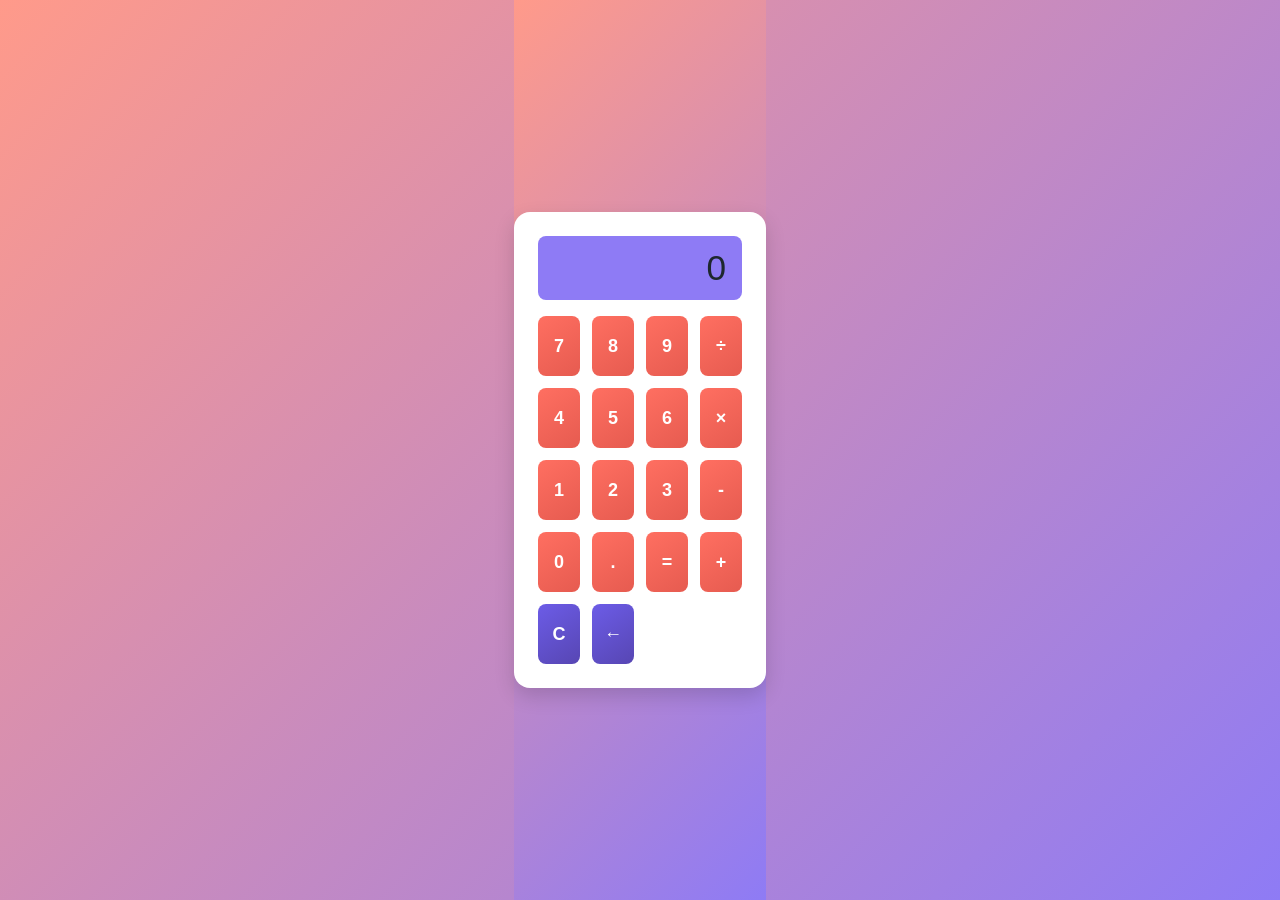
<file: calculator_final/index.html>
<!DOCTYPE html>
<html lang="en">
<head>
    <meta charset="UTF-8">
    <meta http-equiv="X-UA-Compatible" content="IE=edge">
    <meta name="viewport" content="width=device-width, initial-scale=1.0">
    <title>Calculator</title>
    <link rel="stylesheet" href="style.css">
    <script defer src="script.js"></script>
</head>
<body>
    <div class="calculator">
        <div id="display" class="display"></div>
        <div class="buttons">
            <!-- Digits -->
            <button class="calc-button" data-value="7">7</button>
            <button class="calc-button" data-value="8">8</button>
            <button class="calc-button" data-value="9">9</button>
            <button class="calc-button" data-value="/">÷</button>

            <button class="calc-button" data-value="4">4</button>
            <button class="calc-button" data-value="5">5</button>
            <button class="calc-button" data-value="6">6</button>
            <button class="calc-button" data-value="*">×</button>

            <button class="calc-button" data-value="1">1</button>
            <button class="calc-button" data-value="2">2</button>
            <button class="calc-button" data-value="3">3</button>
            <button class="calc-button" data-value="-">‑</button>

            <button class="calc-button" data-value="0">0</button>
            <button class="calc-button" data-value=".">.</button>
            <button class="calc-button" data-value="=">=</button>
            <button class="calc-button" data-value="+">+</button>

            <!-- Clear and Backspace -->
            <button class="calc-button" data-value="clear" id="clear">C</button>
            <button class="calc-button" data-value="backspace" id="backspace">←</button>
        </div>
    </div>
</body>
</html>
</file>
<file: calculator_final/style.css>
/* style.css – Calculator styling */

/* ---------------------------------------------------------------
   Root color palette – vibrant, modern theme
   --------------------------------------------------------------- */
:root {
    /* Primary brand colors */
    --color-primary: #ff6f61;      /* vivid coral */
    --color-primary-dark: #e65b50;
    --color-primary-light: #ff9a8a;

    /* Secondary accent */
    --color-secondary: #6c5ce7;    /* electric indigo */
    --color-secondary-dark: #5746b3;
    --color-secondary-light: #8e7bf5;

    /* Accent colour – used for highlights / special UI elements */
    --color-accent: #00b894;       /* teal */
    --color-accent-dark: #009874;
    --color-accent-light: #33d9a6;

    /* Neutral background */
    --color-bg: #f5f6fa;           /* very light gray‑blue */
    --color-surface: #ffffff;      /* white for panels */

    /* Text colors */
    --color-text: #2d3436;         /* dark slate */
    --color-display: #1e272e;      /* almost black for display */

    /* Button gradient – uses primary palette */
    --button-gradient-start: var(--color-primary);
    --button-gradient-end: var(--color-primary-dark);

    /* Button hover/active adjustments */
    --button-hover-start: var(--color-primary-light);
    --button-hover-end: var(--color-primary);
    --button-active-start: var(--color-primary-dark);
    --button-active-end: var(--color-primary-dark);

    /* Font‑size scale – easy to adjust globally */
    --font-size-base: 1rem;           /* 16px default */
    --font-size-sm: 0.875rem;        /* 14px */
    --font-size-lg: 1.125rem;        /* 18px */
    --font-size-display: 2.2rem;    /* used for the calculator display */
}

/* ---------------------------------------------------------------
   Global layout – centre the calculator and set background
   --------------------------------------------------------------- */
html, body {
    height: 100%;
    margin: 0;
    padding: 0;
    /* Apply a subtle diagonal gradient using primary & secondary colours */
    background: linear-gradient(135deg, var(--color-primary-light), var(--color-secondary-light));
    font-family: "Segoe UI", Tahoma, Geneva, Verdana, sans-serif;
    font-size: var(--font-size-base);
    color: var(--color-text);
    display: flex;
    align-items: center;
    justify-content: center;
}

/* ---------------------------------------------------------------
   Calculator container
   --------------------------------------------------------------- */
.calculator {
    background: var(--color-surface);
    max-width: 360px;
    width: 100%;
    padding: 1.5rem;
    border-radius: 1rem;
    box-shadow: 0 8px 20px rgba(0, 0, 0, 0.15);
    display: flex;
    flex-direction: column;
    gap: 1rem;
}

/* ---------------------------------------------------------------
   Display area – large, right‑aligned, overflow safe
   --------------------------------------------------------------- */
#display {
    background: var(--color-secondary-light);
    color: var(--color-display);
    font-size: var(--font-size-display);
    text-align: right;
    padding: 0.75rem 1rem;
    border-radius: 0.5rem;
    min-height: 3rem;
    overflow-x: auto;      /* horizontal scroll for long numbers */
    overflow-y: hidden;
    white-space: nowrap;
    box-sizing: border-box;
}

/* ---------------------------------------------------------------
   Button grid – using the actual .buttons container from HTML
   --------------------------------------------------------------- */
.buttons {
    display: grid;
    /* Four equal columns – perfect for a calculator layout */
    grid-template-columns: repeat(4, 1fr);
    /* Ensure rows adapt to content height */
    grid-auto-rows: minmax(60px, auto);
    gap: 0.75rem; /* ~12px, matches design language */
}

/* ---------------------------------------------------------------
   Individual calculator buttons
   --------------------------------------------------------------- */
.calc-button {
    background: linear-gradient(145deg, var(--button-gradient-start), var(--button-gradient-end));
    border: none;
    border-radius: 0.5rem;
    color: #fff;
    font-size: var(--font-size-lg);
    font-weight: 600;
    padding: 0.75rem;
    cursor: pointer;
    transition: background 0.2s ease, transform 0.1s ease;
    user-select: none;
}

/* Hover – brighten gradient */
.calc-button:hover {
    background: linear-gradient(145deg, var(--button-hover-start), var(--button-hover-end));
}

/* Active – press effect */
.calc-button:active {
    background: linear-gradient(145deg, var(--button-active-start), var(--button-active-end));
    transform: translateY(2px);
}

/* Special styling for clear and backspace – optional distinct colour */
#clear, #backspace {
    background: linear-gradient(145deg, var(--color-secondary), var(--color-secondary-dark));
}
#clear:hover, #backspace:hover {
    background: linear-gradient(145deg, var(--color-secondary-light), var(--color-secondary));
}
#clear:active, #backspace:active {
    background: linear-gradient(145deg, var(--color-secondary-dark), var(--color-secondary-dark));
    transform: translateY(2px);
}

/* Ensure focus outline is visible for accessibility */
.calc-button:focus {
    outline: 2px solid var(--color-primary-light);
    outline-offset: 2px;
}

/* ---------------------------------------------------------------
   Responsive adjustments for mobile devices (≤ 600px)
   --------------------------------------------------------------- */
@media (max-width: 600px) {
    /* Make the calculator take up most of the screen width */
    .calculator {
        max-width: 100%;
        padding: 1rem;
    }

    /* Reduce the display font size slightly for smaller screens */
    #display {
        font-size: 1.8rem;
    }

    /* Scale down button font size and padding */
    .calc-button {
        font-size: var(--font-size-sm);
        padding: 0.6rem;
    }

    /* Reduce grid gap to keep layout compact */
    .buttons {
        gap: 0.5rem;
    }
}
</file>
<file: generated_project/style.css>
/* style.css – Calculator styling */

/* ---------------------------------------------------------------
   Root color palette – vibrant, modern theme
   --------------------------------------------------------------- */
:root {
    /* Primary brand colors */
    --color-primary: #ff6f61;      /* vivid coral */
    --color-primary-dark: #e65b50;
    --color-primary-light: #ff9a8a;

    /* Secondary accent */
    --color-secondary: #6c5ce7;    /* electric indigo */
    --color-secondary-dark: #5746b3;
    --color-secondary-light: #8e7bf5;

    /* Accent colour – used for highlights / special UI elements */
    --color-accent: #00b894;       /* teal */
    --color-accent-dark: #009874;
    --color-accent-light: #33d9a6;

    /* Neutral background – light theme */
    --color-bg-light: #f5f6fa;           /* very light gray‑blue */
    --color-surface-light: #ffffff;      /* white for panels */
    --color-text-light: #2d3436;         /* dark slate */
    --color-display-light: #1e272e;      /* almost black for display */

    /* Dark theme overrides (will be applied via media query) */
    --color-bg-dark: #1e1e2f;
    --color-surface-dark: #2a2a3b;
    --color-text-dark: #e0e0e0;
    --color-display-dark: #f5f5f5;

    /* Button gradient – uses primary palette */
    --button-gradient-start: var(--color-primary);
    --button-gradient-end: var(--color-primary-dark);

    /* Button hover/active adjustments */
    --button-hover-start: var(--color-primary-light);
    --button-hover-end: var(--color-primary);
    --button-active-start: var(--color-primary-dark);
    --button-active-end: var(--color-primary-dark);

    /* Font‑size scale – easy to adjust globally */
    --font-size-base: 1rem;           /* 16px default */
    --font-size-sm: 0.875rem;        /* 14px */
    --font-size-lg: 1.125rem;        /* 18px */
    --font-size-display: 2.2rem;    /* used for the calculator display */
}

/* ---------------------------------------------------------------
   Theme switching – prefers‑color‑scheme
   --------------------------------------------------------------- */
@media (prefers-color-scheme: dark) {
    :root {
        --color-bg: var(--color-bg-dark);
        --color-surface: var(--color-surface-dark);
        --color-text: var(--color-text-dark);
        --color-display: var(--color-display-dark);
    }
}

@media (prefers-color-scheme: light) {
    :root {
        --color-bg: var(--color-bg-light);
        --color-surface: var(--color-surface-light);
        --color-text: var(--color-text-light);
        --color-display: var(--color-display-light);
    }
}

/* ---------------------------------------------------------------
   Global layout – centre the calculator and set background
   --------------------------------------------------------------- */
html, body {
    height: 100%;
    margin: 0;
    padding: 0;
    /* Apply a subtle diagonal gradient using primary & secondary colours */
    background: linear-gradient(135deg, var(--color-primary-light), var(--color-secondary-light));
    font-family: "Segoe UI", Tahoma, Geneva, Verdana, sans-serif;
    font-size: var(--font-size-base);
    color: var(--color-text);
    display: flex;
    align-items: center;
    justify-content: center;
    background-color: var(--color-bg);
}

/* ---------------------------------------------------------------
   Calculator container
   --------------------------------------------------------------- */
.calculator {
    background: var(--color-surface);
    max-width: 360px;
    width: 100%;
    padding: 1.5rem;
    border-radius: 1rem;
    box-shadow: 0 8px 20px rgba(0, 0, 0, 0.15);
    display: flex;
    flex-direction: column;
    gap: 1rem;
}

/* ---------------------------------------------------------------
   Display area – large, right‑aligned, overflow safe
   --------------------------------------------------------------- */
#display,
.display {
    background: var(--color-secondary-light);
    color: var(--color-display);
    font-size: var(--font-size-display);
    text-align: right;
    padding: 0.75rem 1rem;
    border-radius: 0.5rem;
    min-height: 3rem;
    overflow-x: auto;      /* horizontal scroll for long numbers */
    overflow-y: hidden;
    white-space: nowrap;
    box-sizing: border-box;
}

/* ---------------------------------------------------------------
   Button grid – responsive CSS grid
   --------------------------------------------------------------- */
.button-grid {
    display: grid;
    grid-template-columns: repeat(4, 1fr);
    grid-auto-rows: minmax(60px, auto);
    gap: 0.75rem; /* ~12px */
}

/* ---------------------------------------------------------------
   Individual calculator buttons
   --------------------------------------------------------------- */
.calc-button {
    background: linear-gradient(145deg, var(--button-gradient-start), var(--button-gradient-end));
    border: none;
    border-radius: 0.5rem;
    color: #fff;
    font-size: var(--font-size-lg);
    font-weight: 600;
    padding: 0.75rem;
    cursor: pointer;
    transition: background 0.2s ease, transform 0.1s ease;
    user-select: none;
}

/* Hover – brighten gradient */
.calc-button:hover {
    background: linear-gradient(145deg, var(--button-hover-start), var(--button-hover-end));
}

/* Active – press effect (animation) */
.calc-button:active {
    animation: press 0.1s forwards;
}

/* Focus outline for accessibility */
.calc-button:focus {
    outline: 2px solid var(--color-primary-light);
    outline-offset: 2px;
}

/* Special styling for clear and backspace – distinct colour */
#clear,
#backspace {
    background: linear-gradient(145deg, var(--color-secondary), var(--color-secondary-dark));
}
#clear:hover,
#backspace:hover {
    background: linear-gradient(145deg, var(--color-secondary-light), var(--color-secondary));
}
#clear:active,
#backspace:active {
    animation: press 0.1s forwards;
    background: linear-gradient(145deg, var(--color-secondary-dark), var(--color-secondary-dark));
}

/* ---------------------------------------------------------------
   Button press animation – subtle scale effect
   --------------------------------------------------------------- */
@keyframes press {
    0% { transform: scale(1); }
    50% { transform: scale(0.95); }
    100% { transform: scale(1); }
}

/* ---------------------------------------------------------------
   Responsive adjustments for mobile devices (≤ 600px)
   --------------------------------------------------------------- */
@media (max-width: 600px) {
    .calculator {
        max-width: 100%;
        padding: 1rem;
    }

    #display,
    .display {
        font-size: 1.8rem;
    }

    .calc-button {
        font-size: var(--font-size-sm);
        padding: 0.6rem;
    }

    .button-grid {
        gap: 0.5rem;
    }
}
</file>
